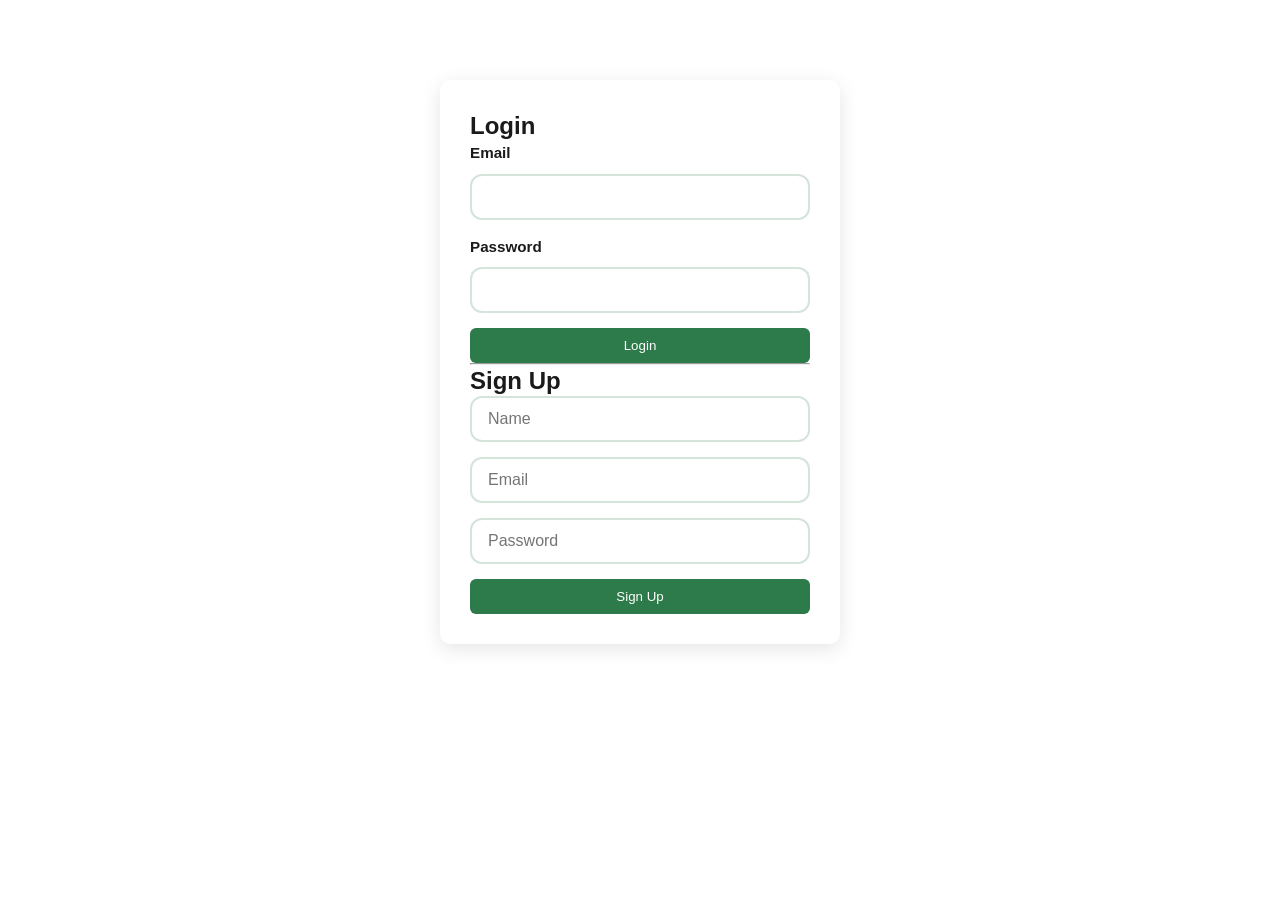
<file: login.html>
<!DOCTYPE html>
<html lang="en">

<head>
    <meta charset="UTF-8">
    <meta name="viewport" content="width=device-width, initial-scale=1.0">
    <title>Sakhi Login - Project Pragati</title>
    <link rel="stylesheet" href="css/style.css">
    <style>
        .login-container {
            max-width: 400px;
            margin: 80px auto;
            padding: 30px;
            background: white;
            border-radius: 10px;
            box-shadow: 0 5px 20px rgba(0, 0, 0, 0.1);
        }

        .form-group {
            margin-bottom: 15px;
        }

        input {
            width: 100%;
            padding: 10px;
            border: 1px solid #ccc;
            border-radius: 6px;
        }

        button {
            width: 100%;
            padding: 10px;
            background: #2d7a4a;
            color: white;
            border: none;
            border-radius: 6px;
        }
    </style>
</head>

<body>

    <main>

        <div class="login-container">

            <!-- LOGIN -->
            <h2>Login</h2>
            <form id="loginForm">
                <div class="form-group">
                    <label>Email</label>
                    <input type="email" name="email" required>
                </div>

                <div class="form-group">
                    <label>Password</label>
                    <input type="password" name="password" required>
                </div>

                <button type="submit">Login</button>
            </form>

            <hr>

            <!-- SIGNUP -->
            <h2>Sign Up</h2>
            <form id="signupForm">
                <div class="form-group">
                    <input type="text" name="name" placeholder="Name" required>
                </div>

                <div class="form-group">
                    <input type="email" name="email" placeholder="Email" required>
                </div>

                <div class="form-group">
                    <input type="password" name="password" placeholder="Password" required>
                </div>

                <button type="submit">Sign Up</button>
            </form>

        </div>

    </main>

    <script>

        /// LOGIN
        document.getElementById("loginForm").addEventListener("submit", function (e) {
            e.preventDefault();

            let formData = new FormData(this);

            fetch("backend/auth/login.php", {
                method: "POST",
                body: formData
            })
                .then(res => res.text())
                .then(data => {
                    if (data === "admin") {
                        window.location.href = "view.php"; // admin dashboard
                    }
                    else if (data === "user") {
                        window.location.href = "dashboard.php"; // sakhi dashboard
                    }
                    else {
                        alert("Invalid credentials");
                    }
                });
        });


        /// SIGNUP
        document.getElementById("signupForm").addEventListener("submit", function (e) {
            e.preventDefault();

            let formData = new FormData(this);

            fetch("backend/auth/signup.php", {
                method: "POST",
                body: formData
            })
                .then(res => res.text())
                .then(data => {
                    if (data === "success") {
                        alert("Signup successful! Now login.");
                    } else {
                        alert("Signup failed");
                    }
                });
        });

    </script>

</body>

</html>
</file>
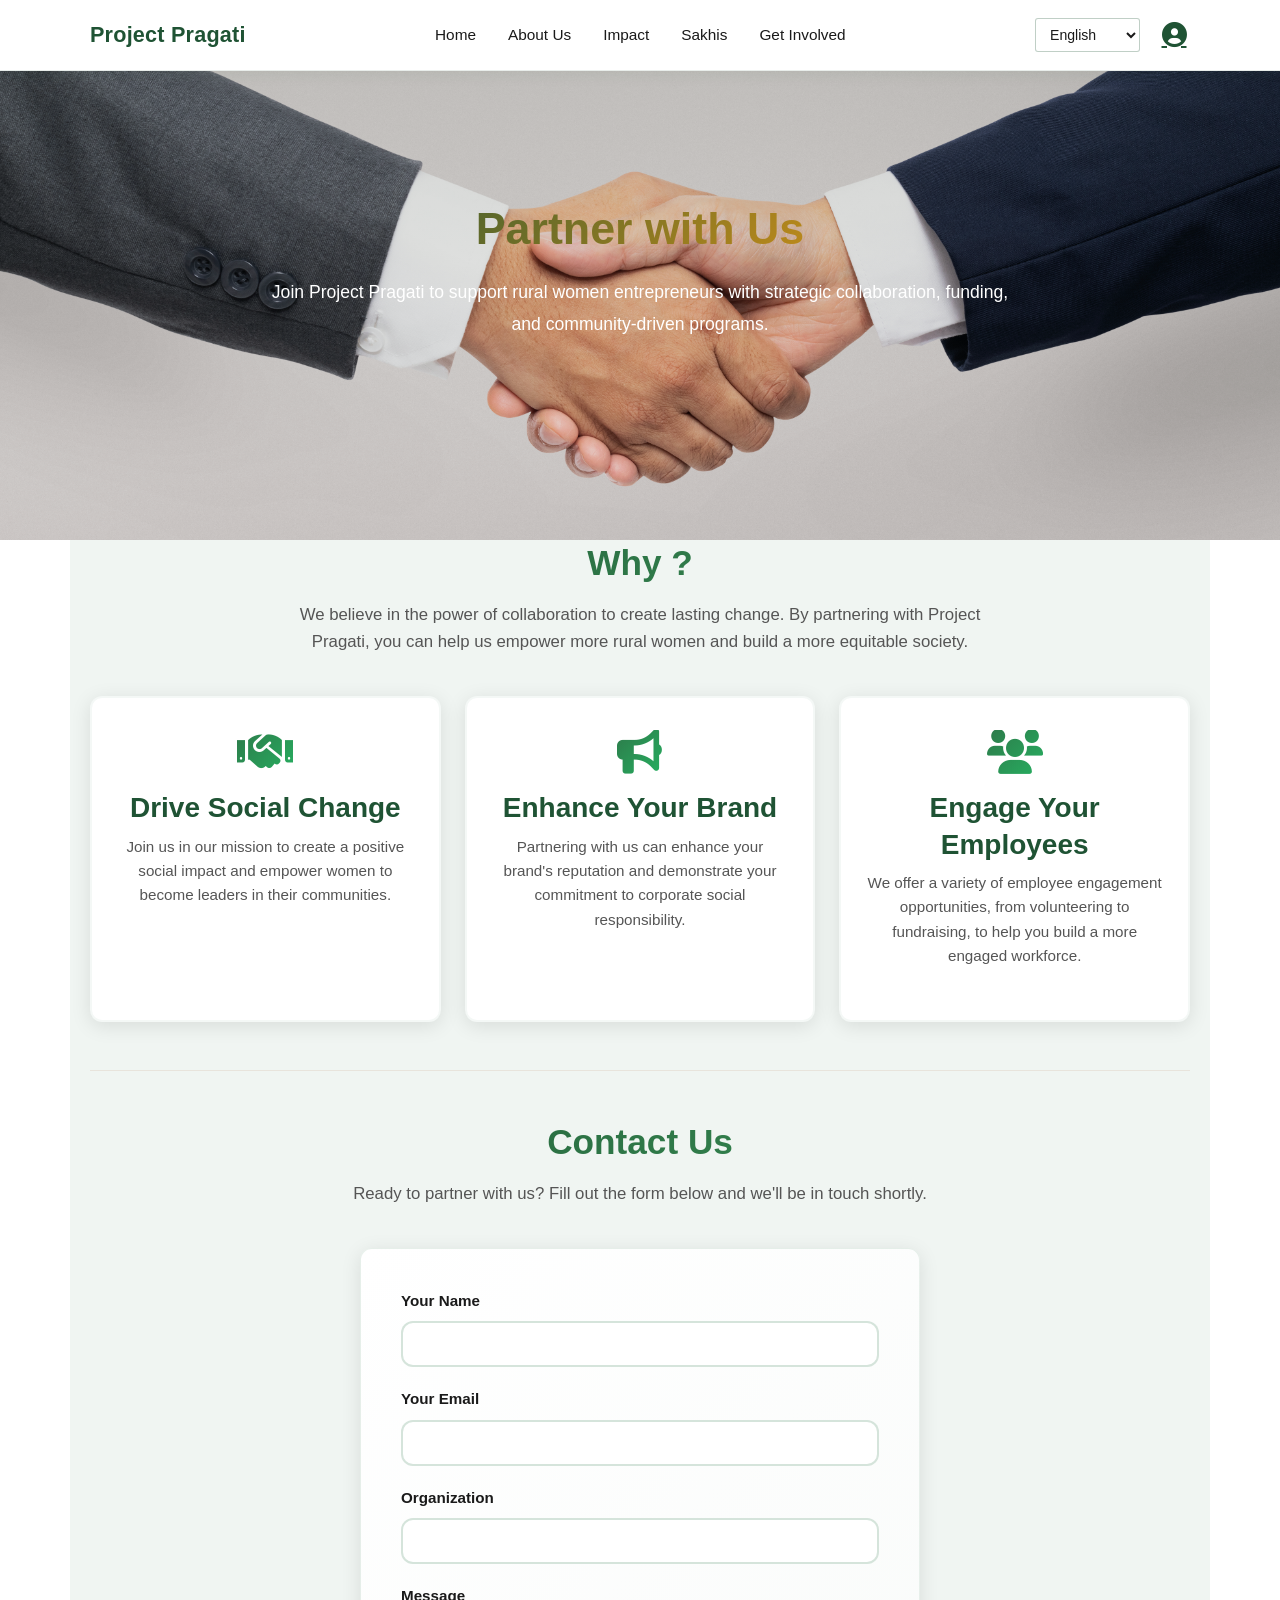
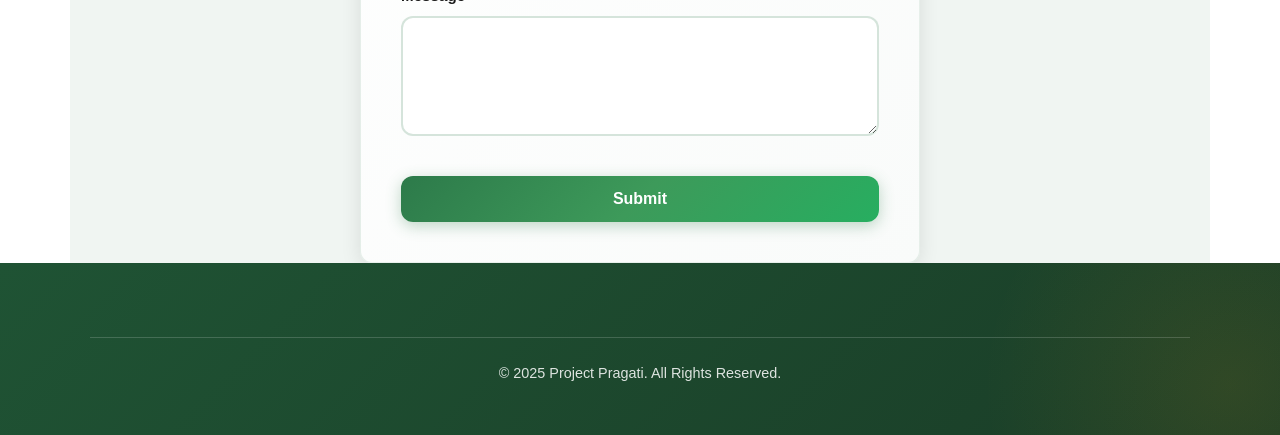
<file: partner.html>
<!DOCTYPE html>
<html lang="en">
<head>
    <meta charset="UTF-8">
    <meta name="viewport" content="width=device-width, initial-scale=1.0">
    <title>Partner with Us - Project Pragati</title>
    <link rel="stylesheet" href="css/style.css">
    <link rel="stylesheet" href="https://cdnjs.cloudflare.com/ajax/libs/font-awesome/6.0.0-beta3/css/all.min.css">
</head>
<body>
    <header>
      <nav class="container">
        <a href="index.html" class="logo">Project Pragati</a>
        <ul class="nav-links">
          <li><a href="index.html" data-key="home">Home</a></li>
          <li><a href="index.html#about" data-key="about">About Us</a></li>
          <li><a href="index.html#impact" data-key="impact">Impact</a></li>
          <li><a href="index.html#stories" data-key="sakhis">Sakhis</a></li>
          <li><a href="index.html#get-involved" data-key="getInvolved">Get Involved</a></li>
        </ul>

        <div class="nav-right-items">
            <div class="language-switcher">
              <select id="language-select">
                <option value="en">English</option>
                <option value="hi">हिंदी</option>
              </select>
            </div>
            <a href="login.html" class="login-icon" aria-label="Sakhi Login">
                <i class="fas fa-user-circle"></i>
            </a>
        </div>

        <button class="hamburger" aria-label="Open menu">
          <i class="fas fa-bars" aria-hidden="true"></i>
        </button>
      </nav>
    </header>

    <main>
        <section class="page-hero hero-image" style="background-image: url('images/partner.jpg');">
            <div class="container">
                <div class="hero-content" style="text-align: center; max-width: 740px; margin: 0 auto;">
                    <h1 style="font-size: 2.8rem; background: linear-gradient(135deg, var(--primary-dark) 0%, var(--accent) 100%); -webkit-background-clip: text; -webkit-text-fill-color: transparent; background-clip: text; margin-bottom: 20px;">
                        Partner with Us
                    </h1>
                    <p style="font-size: 1.1rem; color: var(--white); max-width: 740px; margin: 0 auto; line-height: 1.8;">
                        Join Project Pragati to support rural women entrepreneurs with strategic collaboration, funding, and community-driven programs.
                    </p>
                </div>
            </div>
        </section>

        <section class="container">
            <h2>Why ?</h2>
            <p class="section-intro">We believe in the power of collaboration to create lasting change. By partnering with Project Pragati, you can help us empower more rural women and build a more equitable society.</p>

            <div class="partner-benefits">
                <div class="impact-grid">
                    <div class="impact-card">
                        <i class="fas fa-handshake"></i>
                        <h3>Drive Social Change</h3>
                        <p>Join us in our mission to create a positive social impact and empower women to become leaders in their communities.</p>
                    </div>
                    <div class="impact-card">
                        <i class="fas fa-bullhorn"></i>
                        <h3>Enhance Your Brand</h3>
                        <p>Partnering with us can enhance your brand's reputation and demonstrate your commitment to corporate social responsibility.</p>
                    </div>
                    <div class="impact-card">
                        <i class="fas fa-users"></i>
                        <h3>Engage Your Employees</h3>
                        <p>We offer a variety of employee engagement opportunities, from volunteering to fundraising, to help you build a more engaged workforce.</p>
                    </div>
                </div>
            </div>

            <div class="contact-form-container">
                <h2>Contact Us</h2>
                <p class="section-intro">Ready to partner with us? Fill out the form below and we'll be in touch shortly.</p>
                <form id="partnerForm" class="volunteer-form">
                    <div class="form-group">
                        <label for="name">Your Name</label>
                        <input type="text" id="name" name="name" required>
                    </div>
                    <div class="form-group">
                        <label for="email">Your Email</label>
                        <input type="email" id="email" name="email" required>
                    </div>
                    <div class="form-group">
                        <label for="organization">Organization</label>
                        <input type="text" id="organization" name="organization">
                    </div>
                    <div class="form-group">
                        <label for="message">Message</label>
                        <textarea id="message" name="message" rows="5" required></textarea>
                    </div>
                    <button type="submit" class="cta-button">Submit</button>
                </form>
            </div>
        </section>
    </main>

    <footer>
        <div class="container">
            <p>&copy; 2025 Project Pragati. All Rights Reserved.</p>
        </div>
    </footer>

    <script src="js/script.js" defer></script>
</body>
</html>
</file>
<file: css/style.css>
/* ============================================
   Project Pragati - Modern 3D Theme Stylesheet
   Professional NGO / CSR with 3D Effects
   ============================================ */

:root {
  --primary: #2d7a4a;
  --primary-dark: #1f5334;
  --primary-light: #3d9a5a;
  --accent: #f39c12;
  --accent-light: #f5b347;
  --secondary: #27ae60;
  --bg-light: #f8fbf9;
  --bg-section: #f0f5f2;
  --text: #1a1a1a;
  --text-muted: #555555;
  --white: #ffffff;
  --shadow: 0 4px 20px rgba(0, 0, 0, 0.1);
  --shadow-hover: 0 15px 40px rgba(45, 122, 74, 0.2);
  --shadow-3d: 0 20px 60px rgba(45, 122, 74, 0.3);
  --radius: 12px;
  --transition: 0.3s ease;
  --transition-3d: 0.4s cubic-bezier(0.23, 1, 0.320, 1);
}

*,
*::before,
*::after {
  box-sizing: border-box;
  margin: 0;
  padding: 0;
}

html {
  scroll-behavior: smooth;
}

body {
  font-family: 'Roboto', sans-serif;
  font-size: 16px;
  line-height: 1.6;
  color: var(--text);
  background: var(--white);
  overflow-x: hidden;
}

h1, h2, h3, h4, h5, h6 {
  font-family: 'Poppins', sans-serif;
  font-weight: 600;
  line-height: 1.3;
}

/* ---- Container ---- */
.container {
  max-width: 1140px;
  margin: 0 auto;
  padding: 0 20px;
}

/* ---- Header & Nav ---- */
header {
  position: fixed;
  top: 0;
  left: 0;
  right: 0;
  z-index: 1000;
  background: var(--white);
  border-bottom: 1px solid rgba(31, 83, 52, 0.1);
  box-shadow: 0 3px 14px rgba(31, 83, 52, 0.07);
}

nav.container {
  display: flex;
  align-items: center;
  justify-content: space-between;
  min-height: 70px;
  padding: 12px 20px;
  gap: 28px;
}

.logo {
  display: flex;
  align-items: center;
  text-decoration: none;
  color: var(--primary-dark);
  font-family: 'Poppins', sans-serif;
  font-weight: 700;
  font-size: 1.35rem;
  letter-spacing: 0.01em;
  transition: color var(--transition);
}

.logo:hover {
  color: var(--primary);
}

.nav-links {
  display: flex;
  align-items: center;
  list-style: none;
  justify-content: center;
  gap: 8px;
  flex: 1;
}

.nav-links a {
  display: block;
  padding: 10px 12px;
  color: var(--text);
  text-decoration: none;
  font-size: 0.96rem;
  font-weight: 500;
  border-radius: 2px;
  transition: color var(--transition), background-color var(--transition);
  position: relative;
}

.nav-links a::after {
  content: '';
  position: absolute;
  left: 12px;
  right: 12px;
  bottom: 4px;
  height: 2px;
  background: var(--accent);
  transform: scaleX(0);
  transform-origin: center;
  transition: transform var(--transition);
}

.nav-links a:hover,
.nav-links a.active {
  color: var(--primary-dark);
  background: rgba(45, 122, 74, 0.04);
}

.nav-links a:hover::after,
.nav-links a.active::after {
  transform: scaleX(1);
}

.nav-right-items {
  display: flex;
  align-items: center;
  gap: 18px;
  flex-shrink: 0;
}

.language-switcher select {
  padding: 7px 26px 7px 10px;
  border: 1px solid rgba(31, 83, 52, 0.28);
  border-radius: 3px;
  font-size: 0.88rem;
  color: var(--text);
  background: var(--white);
  cursor: pointer;
  transition: border-color var(--transition), box-shadow var(--transition);
  font-weight: 500;
}

.language-switcher select:hover {
  border-color: var(--primary);
  box-shadow: 0 2px 8px rgba(45, 122, 74, 0.1);
}

.login-icon {
  color: var(--primary-dark);
  font-size: 1.55rem;
  transition: color var(--transition), transform var(--transition);
  display: flex;
  align-items: center;
  justify-content: center;
  width: 32px;
  height: 32px;
  cursor: pointer;
}

.login-icon:hover {
  color: var(--accent);
  transform: translateY(-1px);
}

.hamburger {
  display: none;
  align-items: center;
  justify-content: center;
  width: 44px;
  height: 44px;
  border: none;
  background: transparent;
  color: var(--primary-dark);
  font-size: 1.4rem;
  cursor: pointer;
  border-radius: 3px;
  transition: color var(--transition), background-color var(--transition);
}

.hamburger:hover {
  background: rgba(45, 122, 74, 0.1);
  color: var(--accent);
}

/* ---- Video Hero Section ---- */
.video-hero {
  position: relative;
  min-height: 620px;
  height: min(82vh, 780px);
  display: flex;
  align-items: center;
  justify-content: center;
  overflow: hidden;
  margin-top: 70px;
}

.video-background-wrap {
  position: absolute;
  inset: 0;
  overflow: hidden;
  z-index: 0;
}

.background-image {
  position: absolute;
  top: 50%;
  left: 50%;
  width: 120%;
  height: 120%;
  object-fit: cover;
  transform: translate(-50%, -50%);
  transition: transform 1s ease, filter 0.6s ease;
  filter: brightness(0.8) contrast(1.04);
}

.video-hero:hover .background-image {
  transform: translate(-50%, -50%) scale(1.01);
}

.video-overlay {
  position: absolute;
  top: 0;
  left: 0;
  width: 100%;
  height: 100%;
  background: linear-gradient(180deg, rgba(13, 31, 22, 0.42) 0%, rgba(13, 31, 22, 0.58) 100%);
  z-index: 1;
}

.video-content {
  position: relative;
  z-index: 2;
  text-align: center;
  display: flex;
  align-items: center;
  justify-content: center;
  width: 100%;
  height: 100%;
  padding: 0 20px;
}

.video-text-wrapper {
  animation: slideUp 0.8s ease-out 0.2s both;
  width: min(100%, 940px);
}

.video-title {
  font-size: clamp(2.8rem, 6.5vw, 5rem);
  font-weight: 700;
  color: var(--white);
  text-shadow: 0 2px 12px rgba(0, 0, 0, 0.38);
  letter-spacing: 0.08em;
  margin-bottom: 24px;
  line-height: 1.05;
  animation: slideUp 0.8s ease-out both;
  word-spacing: 0.12em;
}

.video-subtitle {
  font-size: clamp(1rem, 1.8vw, 1.35rem);
  color: var(--accent-light);
  font-weight: 500;
  max-width: 760px;
  margin: 0 auto 34px;
  text-shadow: 0 2px 8px rgba(0, 0, 0, 0.4);
  letter-spacing: 0.12em;
  animation: slideUp 0.8s ease-out 0.1s both;
  line-height: 1.6;
}

.video-action-group {
  display: inline-flex;
  flex-wrap: wrap;
  justify-content: center;
  gap: 16px;
  margin-top: 0;
}

.video-action-group .cta-button {
  min-width: 208px;
  padding: 13px 26px;
  border-radius: 6px;
  background: var(--primary);
  box-shadow: 0 6px 18px rgba(31, 83, 52, 0.28);
  transition: background-color var(--transition), box-shadow var(--transition), transform var(--transition);
}

.video-action-group .cta-button::before {
  display: none;
}

.video-action-group .cta-button:hover {
  background: var(--primary-dark);
  box-shadow: 0 8px 20px rgba(31, 83, 52, 0.34);
  transform: translateY(-2px);
}

.video-action-group .cta-button.secondary {
  background: var(--accent);
  box-shadow: 0 6px 18px rgba(243, 156, 18, 0.28);
}

.video-action-group .cta-button.secondary:hover {
  background: var(--accent-light);
  box-shadow: 0 8px 20px rgba(243, 156, 18, 0.34);
}

.back-to-top {
  position: fixed;
  right: 24px;
  bottom: 24px;
  width: 50px;
  height: 50px;
  display: grid;
  place-items: center;
  border: none;
  border-radius: 50%;
  background: linear-gradient(135deg, var(--secondary), var(--accent));
  color: var(--white);
  font-size: 0.95rem;
  cursor: pointer;
  box-shadow: 0 16px 30px rgba(45, 122, 74, 0.25);
  opacity: 0;
  visibility: hidden;
  transform: translateY(20px);
  transition: opacity 0.35s ease, transform 0.35s ease, visibility 0.35s;
  z-index: 1100;
}

.back-to-top.show {
  opacity: 1;
  visibility: visible;
  transform: translateY(0);
}

/* Mobile adjustments for video hero */
@media (max-width: 768px) {
  .video-hero {
    min-height: 0;
    height: clamp(560px, 78vh, 680px);
    margin-top: 70px;
  }

  .video-action-group {
    flex-direction: column;
    gap: 14px;
  }

  .video-action-group .cta-button {
    width: min(100%, 280px);
  }

  .video-title {
    font-size: clamp(2.3rem, 10vw, 3.4rem);
    letter-spacing: 0.06em;
    margin-bottom: 18px;
  }

  .video-subtitle {
    font-size: 1rem;
    letter-spacing: 0.08em;
    padding: 0 12px;
    margin-bottom: 28px;
  }
}

@media (max-width: 480px) {
  .video-hero {
    height: 600px;
  }

  .video-title {
    font-size: 2.15rem;
    letter-spacing: 0.04em;
    margin-bottom: 12px;
  }

  .video-subtitle {
    font-size: 0.9rem;
    letter-spacing: 0.06em;
    padding: 0 8px;
  }
}

/* ---- Hero ---- */
.hero {
  min-height: 100vh;
  display: flex;
  align-items: center;
  background: linear-gradient(135deg, var(--bg-light) 0%, #e8f3ed 50%, #f0f5f2 100%);
  padding: 120px 0 60px;
  position: relative;
  overflow: hidden;
}

.hero::before {
  content: '';
  position: absolute;
  width: 600px;
  height: 600px;
  background: radial-gradient(circle, rgba(243, 156, 18, 0.15) 0%, transparent 70%);
  border-radius: 50%;
  top: -200px;
  right: -200px;
  z-index: 0;
}

.hero-container {
  display: grid;
  grid-template-columns: 1fr 1fr;
  gap: 48px;
  align-items: center;
  position: relative;
  z-index: 1;
}

.hero-text h1 {
  font-size: clamp(1.75rem, 4vw, 2.8rem);
  background: linear-gradient(135deg, var(--primary-dark) 0%, var(--primary-light) 50%, var(--accent) 100%);
  -webkit-background-clip: text;
  -webkit-text-fill-color: transparent;
  background-clip: text;
  margin-bottom: 20px;
  line-height: 1.2;
}

.hero-text p {
  font-size: 1.1rem;
  color: var(--text-muted);
  margin-bottom: 28px;
  max-width: 520px;
}

.hero-image {
  display: flex;
  justify-content: center;
  align-items: center;
  perspective: 1000px;
}

.hero-image img {
  max-width: 100%;
  height: auto;
  border-radius: var(--radius);
  box-shadow: var(--shadow-3d);
  transition: transform 0.8s var(--transition-3d);
  transform: none;
}

.hero-image:hover img {
  transform: scale(1.02);
}

@keyframes float {
  0%, 100% { transform: translateY(0px); }
  50% { transform: translateY(-12px); }
}

.hero-image img {
  animation: float 4s ease-in-out infinite;
}

/* ---- Buttons ---- */
.cta-button {
  display: inline-block;
  padding: 14px 32px;
  background: linear-gradient(135deg, var(--primary) 0%, var(--primary-light) 50%, var(--secondary) 100%);
  color: var(--white) !important;
  text-decoration: none;
  font-family: 'Poppins', sans-serif;
  font-weight: 600;
  font-size: 1rem;
  border: none;
  border-radius: var(--radius);
  cursor: pointer;
  transition: all var(--transition-3d);
  position: relative;
  overflow: hidden;
  box-shadow: 0 4px 15px rgba(45, 122, 74, 0.3);
  transform: translateZ(0);
  perspective: 1000px;
}

.cta-button::before {
  content: '';
  position: absolute;
  top: 0;
  left: -100%;
  width: 100%;
  height: 100%;
  background: linear-gradient(90deg, transparent, rgba(255, 255, 255, 0.3), transparent);
  transition: left 0.5s;
}

.cta-button:hover::before {
  left: 100%;
}

.cta-button:hover {
  transform: translateY(-4px) scale(1.02);
  box-shadow: var(--shadow-3d);
}

.cta-button:active {
  transform: translateY(-1px) scale(0.98);
}

.cta-button:focus {
  outline: 2px solid var(--accent);
  outline-offset: 2px;
}

.cta-button.secondary {
  background: linear-gradient(135deg, var(--accent) 0%, var(--accent-light) 100%);
  box-shadow: 0 4px 15px rgba(243, 156, 18, 0.3);
}

.gallery-button {
  margin-top: 20px;
}

.page-hero {
  position: relative;
  display: flex;
  align-items: center;
  padding: 80px 0;
  min-height: 60vh;
  overflow: hidden;
  background: linear-gradient(135deg, var(--bg-light) 0%, #e8f3ed 100%);
}

.page-hero::before {
  content: '';
  position: absolute;
  inset: 0;
  background: rgba(0, 0, 0, 0.15);
  opacity: 0.4;
  pointer-events: none;
}

.page-hero.hero-image {
  background-size: cover;
  background-position: center;
  background-repeat: no-repeat;
}

.page-hero.hero-image::before {
  background: linear-gradient(180deg, rgba(10, 20, 10, 0.44), rgba(10, 20, 10, 0.18));
}

.page-hero .hero-content {
  position: relative;
  z-index: 1;
  width: 100%;
}

.page-hero h1,
.page-hero p {
  color: var(--white);
}

.page-hero h1 {
  margin-bottom: 18px;
}

.page-hero .hero-buttons {
  display: flex;
  flex-wrap: wrap;
  justify-content: center;
  gap: 16px;
  margin-top: 24px;
}

.about-content {
  display: grid;
  gap: 28px;
  justify-items: center;
  text-align: center;
}

.about-content p {
  max-width: 760px;
  margin: 0 auto;
}

.mission-cards {
  display: grid;
  grid-template-columns: repeat(2, minmax(0, 1fr));
  gap: 20px;
  width: 100%;
  align-items: center;
  justify-items: center;
}

.mission-card {
  width: 100%;
  max-width: 560px;
  overflow: hidden;
  border-radius: calc(var(--radius) + 4px);
  box-shadow: var(--shadow);
  background: #ffffff;
}

.mission-card img {
  width: 100%;
  display: block;
  height: auto;
  object-fit: cover;
}

/* ---- Sections ---- */
section {
  padding: 80px 0;
  position: relative;
}

section:nth-of-type(even) {
  background: var(--bg-section);
}

section h2 {
  font-size: clamp(1.5rem, 3vw, 2.2rem);
  background: linear-gradient(135deg, var(--primary-dark) 0%, var(--primary-light) 100%);
  -webkit-background-clip: text;
  -webkit-text-fill-color: transparent;
  background-clip: text;
  margin-bottom: 16px;
  text-align: center;
  font-weight: 700;
}

.section-intro {
  max-width: 700px;
  margin: 0 auto 40px;
  text-align: center;
  color: var(--text-muted);
  font-size: 1.05rem;
}

/* ---- Impact Cards ---- */
.impact-grid {
  display: grid;
  grid-template-columns: repeat(auto-fit, minmax(240px, 1fr));
  gap: 24px;
  margin-top: 32px;
  perspective: 1200px;
}

.impact-card {
  background: var(--white);
  padding: 32px 24px;
  border-radius: var(--radius);
  text-align: center;
  box-shadow: var(--shadow);
  transition: all var(--transition-3d);
  position: relative;
  overflow: hidden;
  border: 2px solid rgba(45, 122, 74, 0.05);
}

.impact-card::before {
  content: '';
  position: absolute;
  top: 0;
  left: -100%;
  width: 100%;
  height: 100%;
  background: linear-gradient(90deg, transparent, rgba(243, 156, 18, 0.1), transparent);
  transition: left 0.6s;
}

.impact-card:hover::before {
  left: 100%;
}

.impact-card:hover {
  transform: translateY(-10px) rotateX(5deg);
  box-shadow: var(--shadow-3d);
  border-color: rgba(45, 122, 74, 0.2);
}

.impact-card i {
  font-size: 2.8rem;
  background: linear-gradient(135deg, var(--primary) 0%, var(--secondary) 100%);
  -webkit-background-clip: text;
  -webkit-text-fill-color: transparent;
  background-clip: text;
  margin-bottom: 16px;
  transition: transform 0.3s;
}

.impact-card:hover i {
  transform: scale(1.2) rotate(10deg);
}

.impact-card h3 {
  font-size: 1.75rem;
  color: var(--primary-dark);
  margin-bottom: 8px;
}

.impact-card p {
  color: var(--text-muted);
  font-size: 0.95rem;
  margin-bottom: 20px;
}

.impact-card .cta-button {
  margin-top: auto;
}

/* ---- Stories ---- */
#stories {
  background: #f6faf7;
  overflow: hidden;
}

#stories h2 {
  margin-bottom: 10px;
  background: none;
  color: var(--primary-dark);
  -webkit-text-fill-color: currentColor;
  font-size: clamp(2rem, 4vw, 3rem);
  letter-spacing: -0.01em;
}

.stories-eyebrow {
  margin: 0 auto 8px;
  color: var(--primary);
  font-family: 'Poppins', sans-serif;
  font-size: 0.78rem;
  font-weight: 700;
  letter-spacing: 0.22em;
  text-align: center;
}

#stories .section-intro {
  margin-bottom: 34px;
  font-size: 1.05rem;
}

.stories-grid {
  display: grid;
  grid-template-columns: repeat(3, minmax(0, 1fr));
  gap: 24px;
  margin-top: 0;
}

.story-card {
  background: var(--white);
  border-radius: 14px;
  overflow: hidden;
  box-shadow: 0 8px 24px rgba(31, 83, 52, 0.09);
  display: flex;
  flex-direction: column;
  min-width: 0;
  transition: transform var(--transition), box-shadow var(--transition);
  position: relative;
  border: 1px solid rgba(45, 122, 74, 0.1);
}

.story-card:hover {
  box-shadow: 0 14px 30px rgba(31, 83, 52, 0.15);
  transform: translateY(-4px);
}

.story-image {
  aspect-ratio: 16 / 9;
  overflow: hidden;
  position: relative;
  margin: 14px 14px 0;
  border-radius: 9px;
}

.story-image img {
  width: 100%;
  height: 100%;
  object-fit: cover;
  transition: transform 0.5s ease;
}

.story-card:hover .story-image img {
  transform: scale(1.04);
}

.story-content {
  padding: 16px 22px 24px;
  flex: 1;
  display: flex;
  flex-direction: column;
}

.story-content h4 {
  color: var(--primary-dark);
  margin-bottom: 7px;
  font-size: 1.15rem;
  line-height: 1.35;
}

.business-name {
  font-size: 0.9rem;
  color: var(--accent);
  margin-bottom: 16px;
  font-weight: 600;
}

.story-content blockquote {
  font-style: italic;
  color: var(--text-muted);
  border-left: 3px solid var(--accent);
  padding: 0 0 0 14px;
  margin: 0;
  font-size: 0.95rem;
  line-height: 1.55;
  position: relative;
}

.story-content blockquote::before {
  content: '\201C';
  position: absolute;
  top: -14px;
  left: 8px;
  color: rgba(243, 156, 18, 0.35);
  font-family: Georgia, serif;
  font-size: 3rem;
  font-style: normal;
  line-height: 1;
}

/* ---- Team ---- */
.team-grid {
  display: grid;
  grid-template-columns: repeat(2, 1fr);
  gap: 32px;
  margin-top: 32px;
  perspective: 1200px;
}

.team-member {
  text-align: center;
  transition: all var(--transition-3d);
}

.team-member:nth-child(3) {
  grid-column: 1 / -1;
  justify-self: center;
  max-width: 300px;
}

.team-member:hover {
  transform: scale(1.05) rotateY(5deg);
}

.team-member img {
  width: 160px;
  height: 160px;
  border-radius: 50%;
  object-fit: cover;
  margin-bottom: 16px;
  border: 4px solid var(--accent);
  box-shadow: 0 8px 24px rgba(45, 122, 74, 0.2);
  transition: all var(--transition-3d);
}

.team-member:hover img {
  transform: scale(1.1) rotateY(-5deg);
  box-shadow: var(--shadow-3d);
}

.team-member h4 {
  color: var(--primary-dark);
  margin-bottom: 4px;
  font-size: 1.1rem;
}

.team-member p {
  font-size: 0.9rem;
  color: var(--text-muted);
}

/* ---- Get Involved ---- */
.get-involved-grid {
  display: grid;
  grid-template-columns: repeat(auto-fit, minmax(280px, 1fr));
  gap: 28px;
  margin-top: 32px;
  perspective: 1200px;
}

.get-involved-card {
  background: linear-gradient(135deg, var(--white) 0%, #f9fbfa 100%);
  padding: 36px 28px;
  border-radius: var(--radius);
  text-align: center;
  box-shadow: var(--shadow);
  transition: all var(--transition-3d);
  position: relative;
  overflow: hidden;
  border: 2px solid rgba(45, 122, 74, 0.08);
}

.get-involved-card::before {
  content: '';
  position: absolute;
  top: -50%;
  right: -50%;
  width: 100%;
  height: 100%;
  background: radial-gradient(circle, rgba(243, 156, 18, 0.2) 0%, transparent 70%);
  transition: all 0.6s;
}

.get-involved-card:hover::before {
  top: -25%;
  right: -25%;
}

.get-involved-card:hover {
  transform: translateY(-15px) rotateX(8deg) rotateZ(-2deg);
  box-shadow: var(--shadow-3d);
  border-color: var(--accent);
}

.get-involved-card i {
  font-size: 3rem;
  background: linear-gradient(135deg, var(--primary) 0%, var(--secondary) 100%);
  -webkit-background-clip: text;
  -webkit-text-fill-color: transparent;
  background-clip: text;
  margin-bottom: 20px;
  transition: transform 0.4s;
}

.get-involved-card:hover i {
  transform: scale(1.3) rotate(-15deg);
}

.get-involved-card h3 {
  color: var(--primary-dark);
  margin-bottom: 12px;
  font-size: 1.3rem;
}

.get-involved-card p {
  color: var(--text-muted);
  margin-bottom: 24px;
  font-size: 0.98rem;
  line-height: 1.6;
}

/* ---- Forms ---- */
.volunteer-form {
  max-width: 560px;
  margin: 0 auto;
  padding: 40px;
  background: linear-gradient(135deg, var(--white) 0%, #f9fbfa 100%);
  border-radius: var(--radius);
  box-shadow: var(--shadow);
  border: 1px solid rgba(45, 122, 74, 0.1);
}

.form-group {
  margin-bottom: 20px;
}

.form-group label {
  display: block;
  margin-bottom: 8px;
  font-weight: 600;
  color: var(--text);
  font-size: 0.95rem;
}

.form-group input,
.form-group textarea {
  width: 100%;
  padding: 12px 16px;
  border: 2px solid rgba(45, 122, 74, 0.2);
  border-radius: var(--radius);
  font-size: 1rem;
  font-family: inherit;
  transition: all var(--transition);
  background: var(--white);
}

.form-group input:focus,
.form-group textarea:focus {
  outline: none;
  border-color: var(--accent);
  box-shadow: 0 0 0 3px rgba(243, 156, 18, 0.1);
  transform: scale(1.01);
}

.form-group textarea {
  min-height: 120px;
  resize: vertical;
}

.volunteer-form .cta-button {
  margin-top: 12px;
  width: 100%;
  text-align: center;
}

/* ---- Partner page ---- */
.partner-benefits {
  margin-bottom: 48px;
}

.contact-form-container {
  margin-top: 48px;
  padding-top: 48px;
  border-top: 1px solid #e8e4dc;
}

.contact-form-container h2 {
  margin-bottom: 16px;
}

/* ---- Donate page ---- */
.donation-button-container {
  text-align: center;
  margin: 32px 0 48px;
}

.how-it-helps-content {
  margin-top: 48px;
}

.how-it-helps-title {
  margin-bottom: 24px;
}

/* ---- Donate page ---- */
.donate-hero {
  position: relative;
  min-height: 70vh;
  display: flex;
  align-items: center;
  padding: 120px 0 80px;
  background: linear-gradient(135deg, rgba(45, 122, 74, 0.88), rgba(243, 156, 18, 0.78)),
              url('images/village.jpg') center/cover no-repeat;
  color: var(--white);
  overflow: hidden;
}
.donate-hero::before {
  content: '';
  position: absolute;
  inset: 0;
  background: radial-gradient(circle at top left, rgba(255, 255, 255, 0.16), transparent 24%),
              radial-gradient(circle at bottom right, rgba(255, 255, 255, 0.12), transparent 22%);
  pointer-events: none;
}
.donate-hero .hero-content {
  position: relative;
  z-index: 1;
  text-align: center;
}
.donate-hero h1 {
  font-size: clamp(2.8rem, 5vw, 4.2rem);
  line-height: 1;
  margin-bottom: 16px;
}
.donate-hero p {
  color: rgba(255, 255, 255, 0.95);
  font-size: 1.05rem;
  max-width: 720px;
  margin: 0 auto;
  line-height: 1.8;
}
.donate-hero .hero-actions {
  margin-top: 28px;
  display: flex;
  justify-content: center;
  gap: 18px;
  flex-wrap: wrap;
}
.donate-levels {
  padding: 80px 0;
  background: var(--bg-section);
}
.section-heading {
  text-align: center;
  color: var(--primary-dark);
  margin-bottom: 50px;
  font-size: clamp(2rem, 2.5vw, 2.6rem);
}
.donation-grid {
  display: grid;
  grid-template-columns: repeat(auto-fit, minmax(280px, 1fr));
  gap: 28px;
}
.donation-tier {
  background: linear-gradient(135deg, #ffffff, #f7faf7);
  padding: 32px;
  border-radius: var(--radius);
  text-align: center;
  border: 1px solid rgba(45, 122, 74, 0.12);
  box-shadow: var(--shadow);
  transition: transform var(--transition-3d), box-shadow var(--transition);
  position: relative;
}
.donation-tier:hover {
  transform: translateY(-10px);
  box-shadow: var(--shadow-3d);
  border-color: var(--accent);
}
.donation-tier.featured {
  border-color: var(--accent);
  box-shadow: 0 20px 55px rgba(243, 156, 18, 0.2);
}
.tier-badge {
  position: absolute;
  top: -12px;
  left: 50%;
  transform: translateX(-50%);
  background: var(--accent);
  color: #fff;
  padding: 8px 18px;
  border-radius: 999px;
  font-size: 0.75rem;
  font-weight: 700;
  text-transform: uppercase;
  letter-spacing: 0.05em;
}
.tier-amount {
  font-size: 2.5rem;
  color: var(--primary-dark);
  font-weight: 700;
  margin-bottom: 12px;
}
.tier-title {
  font-size: 1.2rem;
  color: var(--primary-dark);
  margin-bottom: 12px;
}
.tier-description {
  color: var(--text-muted);
  font-size: 0.95rem;
  margin-bottom: 22px;
  line-height: 1.7;
}
.tier-benefits {
  text-align: left;
  margin: 0 auto 22px;
  padding-left: 0;
  list-style: none;
  max-width: 260px;
}
.tier-benefits li {
  color: var(--text-muted);
  margin-bottom: 12px;
  padding-left: 26px;
  position: relative;
}
.tier-benefits li::before {
  content: "✓";
  position: absolute;
  left: 0;
  color: var(--accent);
  font-weight: 700;
}
.donation-tier .cta-button {
  width: 100%;
  min-width: auto;
}
.support-grid {
  display: grid;
  grid-template-columns: repeat(auto-fit, minmax(220px, 1fr));
  gap: 24px;
  margin-top: 32px;
}
.support-card {
  background: linear-gradient(135deg, rgba(45, 122, 74, 0.08), rgba(243, 156, 18, 0.08));
  border: 1px solid rgba(45, 122, 74, 0.08);
  border-radius: var(--radius);
  padding: 28px;
  text-align: center;
}
.support-card h4 {
  color: var(--primary-dark);
  font-size: 2rem;
  margin-bottom: 10px;
}
.support-card p {
  color: var(--text-muted);
  font-size: 0.96rem;
}
.faq-section {
  padding: 80px 0;
  background: linear-gradient(135deg, #f5faf7 0%, #eef4ee 100%);
}
.faq-list {
  max-width: 760px;
  margin: 0 auto;
  display: grid;
  gap: 16px;
}
.faq-item {
  background: var(--white);
  padding: 24px;
  border-radius: var(--radius);
  border-left: 4px solid var(--accent);
  box-shadow: var(--shadow);
}
.faq-item h4 {
  color: var(--primary-dark);
  margin-bottom: 10px;
  cursor: pointer;
  display: flex;
  align-items: center;
  gap: 12px;
  font-size: 1rem;
}
.faq-item p {
  color: var(--text-muted);
  display: none;
  margin-top: 14px;
  line-height: 1.75;
}
.faq-item.active p {
  display: block;
}

/* ---- Footer ---- */
footer {
  background: linear-gradient(135deg, var(--primary-dark) 0%, #1a3d27 100%);
  color: var(--white);
  padding: 50px 0;
  position: relative;
  overflow: hidden;
}

footer::before {
  content: '';
  position: absolute;
  width: 500px;
  height: 500px;
  background: radial-gradient(circle, rgba(243, 156, 18, 0.1) 0%, transparent 70%);
  border-radius: 50%;
  bottom: -200px;
  right: -200px;
}

.footer-content {
  display: flex;
  flex-wrap: wrap;
  align-items: center;
  justify-content: space-between;
  gap: 24px;
  position: relative;
  z-index: 1;
}

.footer-logo {
  height: 48px;
  width: auto;
  opacity: 0.95;
  transition: transform var(--transition-3d);
}

.footer-logo:hover {
  transform: scale(1.1) rotateY(10deg);
}

.footer-center .social-media {
  display: flex;
  gap: 16px;
}

.footer-center a {
  color: var(--white);
  font-size: 1.25rem;
  opacity: 0.9;
  transition: all var(--transition);
  display: inline-flex;
  align-items: center;
  justify-content: center;
  width: 40px;
  height: 40px;
  background: rgba(243, 156, 18, 0.2);
  border-radius: 50%;
}

.footer-center a:hover {
  opacity: 1;
  background: var(--accent);
  transform: translateY(-3px) scale(1.1);
}

.footer-right p {
  font-size: 0.95rem;
  opacity: 0.9;
}

footer .container > p {
  text-align: center;
  margin-top: 24px;
  padding-top: 24px;
  border-top: 1px solid rgba(255,255,255,0.2);
  font-size: 0.9rem;
  opacity: 0.85;
}

/* ---- Animations (for script.js) ---- */
.animate-on-load {
  opacity: 0;
  transform: translateY(20px);
  transition: opacity 0.6s ease, transform 0.6s ease;
}

.animate-on-load.visible {
  opacity: 1;
  transform: translateY(0);
}

/* ---- Stats Section ---- */
section.stats-section {
  position: relative;
  overflow: hidden;
  padding: 120px 0;
  background: linear-gradient(135deg, rgba(16, 48, 28, 0.96) 0%, rgba(42, 95, 54, 0.95) 35%, rgba(243, 156, 18, 0.22) 100%);
  color: var(--white);
}

section.stats-section::before {
  content: '';
  position: absolute;
  inset: 0;
  background: radial-gradient(circle at 18% 24%, rgba(255,255,255,0.18), transparent 16%),
              radial-gradient(circle at 82% 12%, rgba(255,255,255,0.10), transparent 12%),
              radial-gradient(circle at 60% 80%, rgba(243,156,18,0.18), transparent 18%);
  pointer-events: none;
}

section.stats-section h2 {
  color: var(--white);
  -webkit-text-fill-color: unset;
  background: none;
}

.stats-grid {
  display: grid;
  grid-template-columns: repeat(auto-fit, minmax(220px, 1fr));
  gap: 32px;
  margin-top: 40px;
  position: relative;
  z-index: 1;
}

.stat-card {
  text-align: center;
  padding: 32px;
  background: rgba(255, 255, 255, 0.12);
  border-radius: calc(var(--radius) + 4px);
  border: 1px solid rgba(255, 255, 255, 0.18);
  backdrop-filter: blur(14px);
  transition: all var(--transition-3d);
  animation: slideUp 0.6s ease-out forwards;
  opacity: 0;
  box-shadow: 0 18px 40px rgba(0, 0, 0, 0.12);
}

@keyframes slideUp {
  0% {
    opacity: 0;
    transform: translateY(30px);
  }
  100% {
    opacity: 1;
    transform: translateY(0);
  }
}

.stat-card:hover {
  background: rgba(255, 255, 255, 0.2);
  border-color: rgba(255, 255, 255, 0.28);
  transform: translateY(-10px);
  box-shadow: 0 18px 50px rgba(0, 0, 0, 0.18);
}

.stat-number {
  font-size: 2.6rem;
  font-weight: 700;
  margin-bottom: 10px;
  color: var(--accent);
}

.stat-card p {
  font-size: 1rem;
  opacity: 0.95;
}

/* ---- Sponsor Grid ---- */
.sponsor-grid {
  display: grid;
  grid-template-columns: repeat(auto-fit, minmax(280px, 1fr));
  gap: 28px;
  margin-top: 32px;
  perspective: 1200px;
}

.sponsor-card {
  background: linear-gradient(135deg, var(--white) 0%, #f9fbfa 100%);
  padding: 36px;
  border-radius: var(--radius);
  text-align: center;
  box-shadow: var(--shadow);
  transition: all var(--transition-3d);
  position: relative;
  overflow: hidden;
  border: 2px solid rgba(45, 122, 74, 0.1);
}

.sponsor-card::before {
  content: '';
  position: absolute;
  top: -50%;
  right: -50%;
  width: 100%;
  height: 100%;
  background: radial-gradient(circle, rgba(243, 156, 18, 0.15) 0%, transparent 70%);
  transition: all 0.6s;
}

.sponsor-card:hover::before {
  top: -25%;
  right: -25%;
}

.sponsor-card:hover {
  transform: translateY(-12px) rotateX(5deg);
  box-shadow: var(--shadow-3d);
  border-color: var(--accent);
}

.sponsor-card i {
  font-size: 3rem;
  background: linear-gradient(135deg, var(--primary) 0%, var(--secondary) 100%);
  -webkit-background-clip: text;
  -webkit-text-fill-color: transparent;
  background-clip: text;
  margin-bottom: 16px;
  transition: transform 0.4s;
}

.sponsor-card:hover i {
  transform: scale(1.2);
}

.sponsor-card h3 {
  color: var(--primary-dark);
  margin-bottom: 10px;
  font-size: 1.2rem;
}

.sponsor-card p:first-of-type {
  font-size: 1.8rem;
  color: var(--accent);
  font-weight: 700;
  margin-bottom: 5px;
}

/* ---- Mobile Responsive ---- */
@media (max-width: 992px) {
  nav.container {
    gap: 16px;
  }

  .nav-links {
    gap: 2px;
  }

  .nav-links a {
    padding-left: 8px;
    padding-right: 8px;
  }

  .nav-right-items {
    gap: 12px;
  }

  .hero-container {
    grid-template-columns: 1fr;
    text-align: center;
  }

  .hero-text p {
    margin-left: auto;
    margin-right: auto;
  }

  .hero-image {
    order: -1;
  }

}

@media (max-width: 768px) {
  .hamburger {
    display: flex;
  }

  .nav-links,
  .nav-right-items {
    display: none;
  }

  .nav-links.active {
    display: flex;
    position: absolute;
    top: 100%;
    left: 0;
    right: 0;
    flex-direction: column;
    background: var(--white);
    padding: 12px 20px 16px;
    border-top: 1px solid rgba(31, 83, 52, 0.08);
    box-shadow: 0 8px 16px rgba(31, 83, 52, 0.08);
    gap: 4px;
  }

  .nav-right-items.active {
    display: flex;
    position: absolute;
    top: 100%;
    right: 20px;
    margin-top: -52px;
  }

  nav.container {
    flex-wrap: wrap;
    position: relative;
  }

  .mission-cards {
    grid-template-columns: 1fr;
  }

  .stories-grid {
    grid-template-columns: repeat(2, minmax(0, 1fr));
    gap: 24px;
  }

  section {
    padding: 56px 0;
  }

  .sponsor-grid {
    grid-template-columns: 1fr;
  }
}

@media (max-width: 480px) {
  .hero {
    padding: 100px 0 40px;
  }

  .impact-grid,
  .get-involved-grid,
  .stats-grid,
  .stories-grid {
    grid-template-columns: 1fr;
  }

  .stat-card {
    padding: 20px;
  }

  .stat-number {
    font-size: 2rem;
  }

}
</file>
